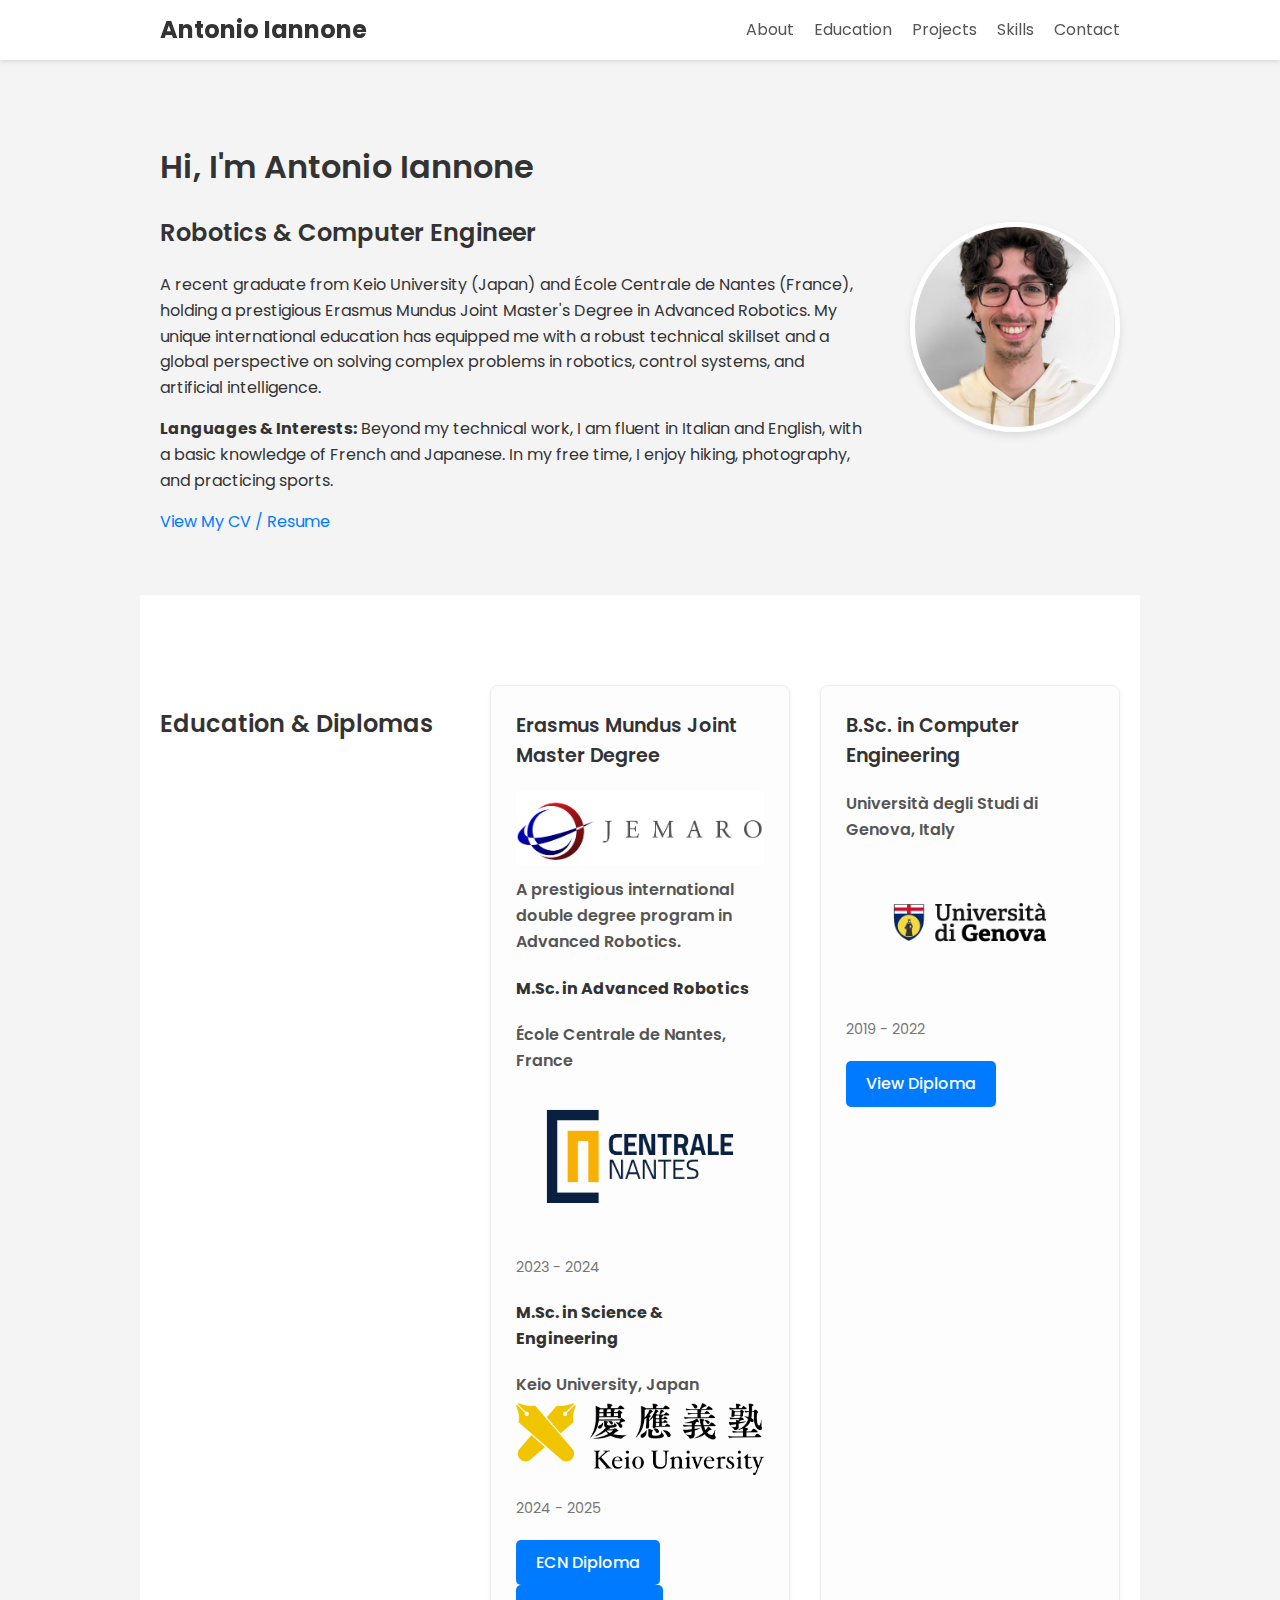
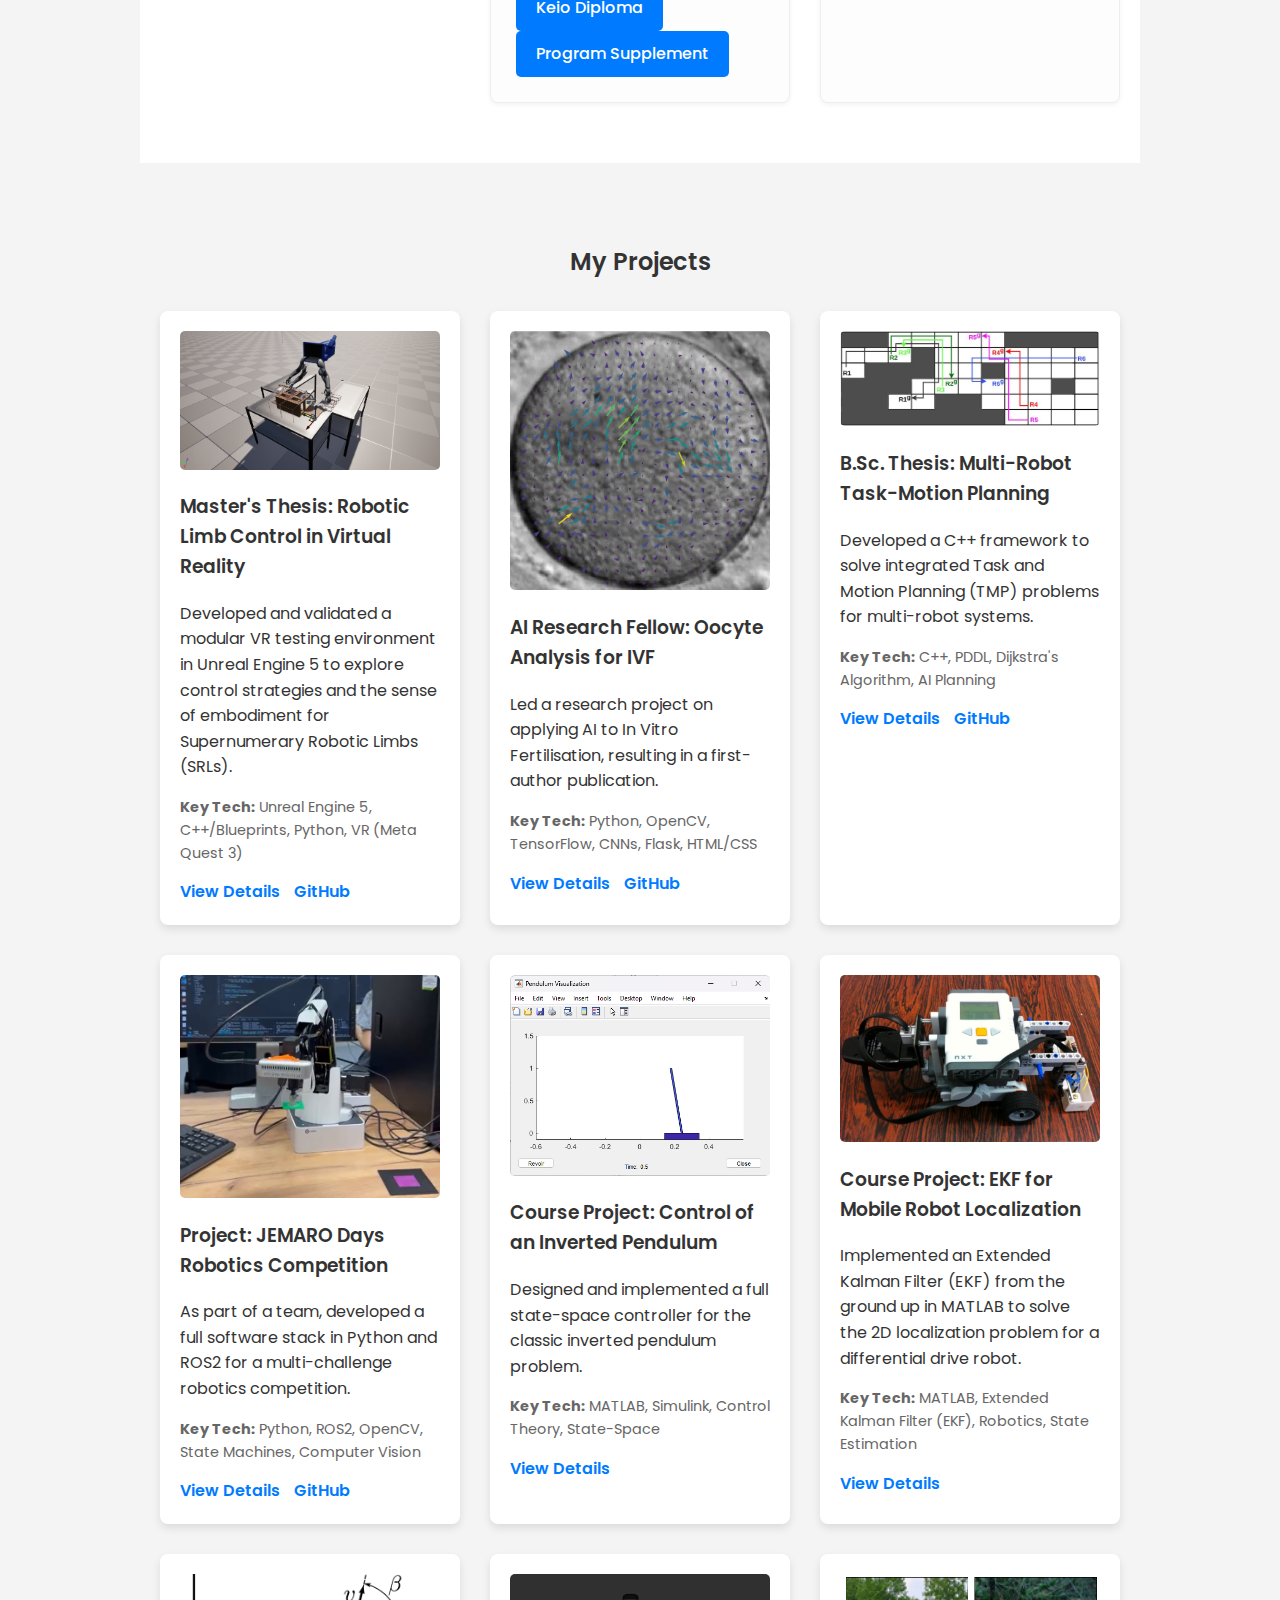
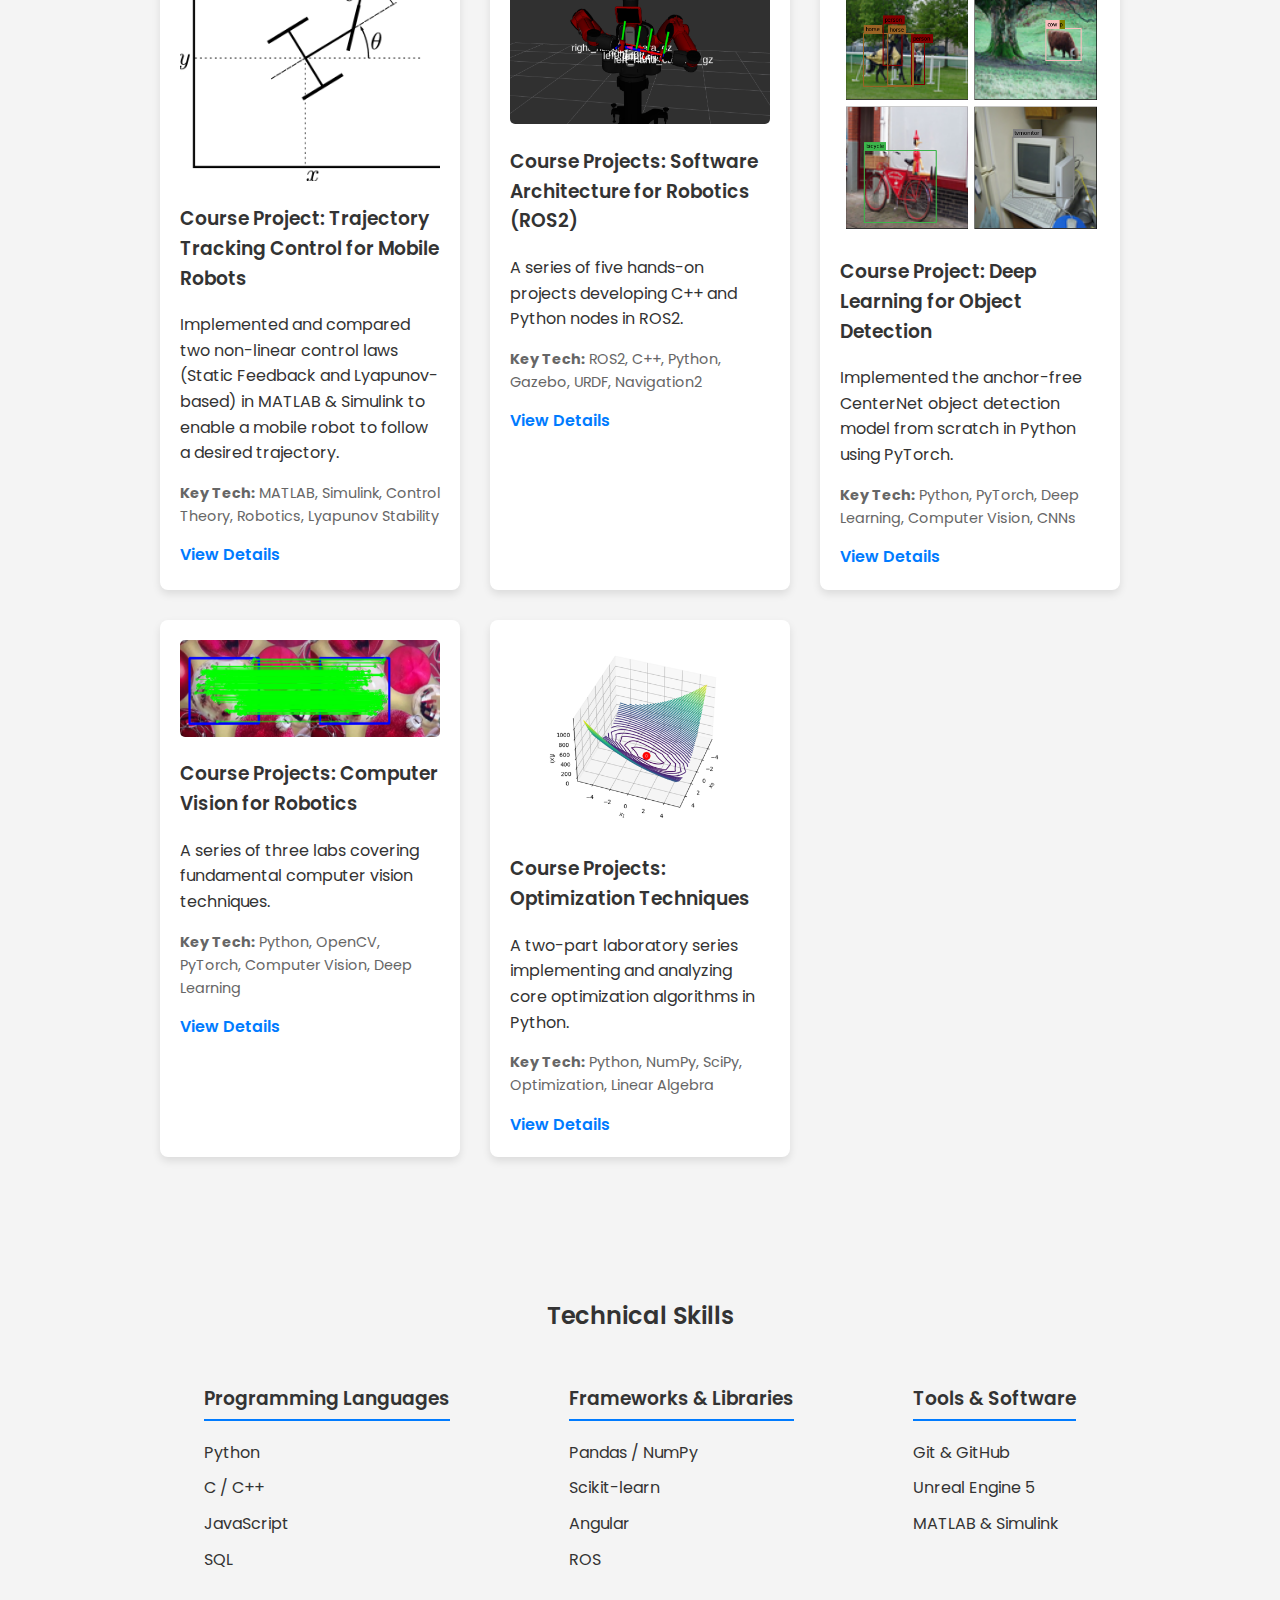
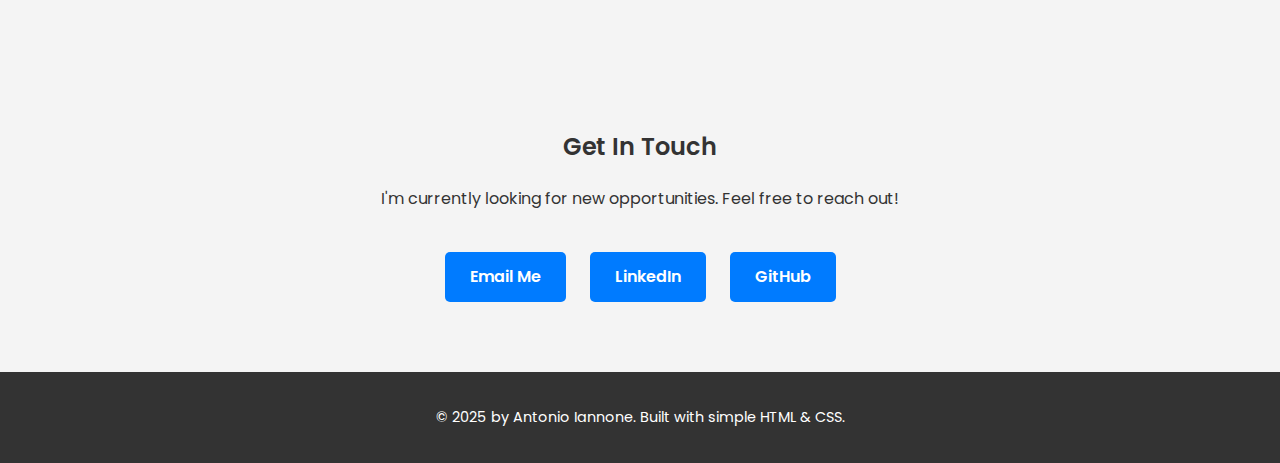
<file: index.html>
<!DOCTYPE html>
<html lang="en">
<head>
    <meta charset="UTF-8">
    <meta name="viewport" content="width=device-width, initial-scale=1.0">
    <title>Antonio Iannone | Computer & Robotics Engineering Portfolio</title>
    <link rel="stylesheet" href="style.css">
    <link rel="preconnect" href="https://fonts.googleapis.com">
    <link rel="preconnect" href="https://fonts.gstatic.com" crossorigin>
    <link href="https://fonts.googleapis.com/css2?family=Poppins:wght@300;400;600;700&display=swap" rel="stylesheet">
    <link rel="stylesheet" href="https://cdnjs.cloudflare.com/ajax/libs/font-awesome/6.0.0-beta3/css/all.min.css">
</head>
<body>

    <nav class="navbar">
        <div class="nav-container">
            <a href="#" class="nav-logo">Antonio Iannone</a>
            <ul class="nav-menu">
                <li class="nav-item"><a href="#about">About</a></li>
                <li class="nav-item"><a href="#education">Education</a></li>
                <li class="nav-item"><a href="#projects">Projects</a></li>
                <li class="nav-item"><a href="#skills">Skills</a></li>
                <li class="nav-item"><a href="#contact">Contact</a></li>
            </ul>
        </div>
    </nav>

    <main>
        <section id="about" class="about-section">
            <div class="about-container">
                <div class="about-text">
                    <h1>Hi, I'm Antonio Iannone</h1>
                    <h2 class="subtitle">Robotics & Computer Engineer</h2>
                    <p>
                        A recent graduate from Keio University (Japan) and École Centrale de Nantes (France), holding a prestigious Erasmus Mundus Joint Master's Degree in Advanced Robotics. My unique international education has equipped me with a robust technical skillset and a global perspective on solving complex problems in robotics, control systems, and artificial intelligence.
                    </p>
                    <p>
                        <strong>Languages & Interests:</strong> Beyond my technical work, I am fluent in Italian and English, with a basic knowledge of French and Japanese. In my free time, I enjoy hiking, photography, and practicing sports.
                    </p>
                    <div class="resume-button-container">
                        <a href="files/Resume_Antonio_Iannone.pdf" target="_blank" class="resume-button">View My CV / Resume</a>
                    </div>
        
                </div>
                <img src="images/portrait.jpg" alt="Antonio Iannone" class="profile-pic">
            </div>
        </section>

        <section id="education" class="education-section">
            <div class="education-grid">
                <h2>Education & Diplomas</h2>
                
                <div class="education-item">
                    <h3>Erasmus Mundus Joint Master Degree</h3>
                    <img src="images/Jemaro_logo.PNG" alt="JEMARO Program Logo" class="program-logo-small">
                    <p class="university">A prestigious international double degree program in Advanced Robotics.</p>
                    
                    <div class="degree-split">
                        <div class="degree-item">
                            <h4>M.Sc. in Advanced Robotics</h4>
                            <p class="university">École Centrale de Nantes, France</p>
                            <div class="uni-logo-container">
                                <img src="images/Logo_ECN.png" alt="École Centrale de Nantes Logo" id="ecn-logo" class="uni-logo">
                            </div>
                            <p class="dates">2023 - 2024</p>
                        </div>
                        <div class="degree-item">
                            <h4>M.Sc. in Science & Engineering</h4>
                            <p class="university">Keio University, Japan</p>
                            <div class="uni-logo-container">
                                <img src="images/keio_logo.png" alt="Keio University Logo" id="keio-logo" class="uni-logo">
                            </div>
                            <p class="dates">2024 - 2025</p>
                        </div>
                    </div>
        
                    <div class="diploma-links-container">
                        <a href="files/ECN_Diploma_supplement.pdf" target="_blank" class="diploma-link">ECN Diploma</a>
                        <a href="files/Keio_Diploma.pdf" target="_blank" class="diploma-link">Keio Diploma</a>
                        <a href="files/IANNONE_Antonio_Programme_Certificate.pdf" target="_blank" class="diploma-link">Program Supplement</a>
                    </div>
                </div>
                
                <div class="education-item">
                    <h3>B.Sc. in Computer Engineering</h3>
                    <p class="university">Università degli Studi di Genova, Italy</p>
                    <div class="uni-logo-container">
                        <img src="images/logo_orizzontale_COLORE.png" alt="University of Genoa Logo" id="unige-logo" class="uni-logo">
                    </div>
                    <p class="dates">2019 - 2022</p>
                    <a href="files/UniGe_Diploma.pdf" target="_blank" class="diploma-link">View Diploma</a>
                </div>
        
            </div>
        </section>

        <section id="projects" class="projects-section">
            <h2>My Projects</h2>
            <div class="projects-grid">
                <div class="project-card pinned">
                    <img src="images/srl_condition_in-editor_view.png" alt="VR environment with supernumerary robotic limbs">
                    <h3>Master's Thesis: Robotic Limb Control in Virtual Reality</h3>
                    <p>
                        Developed and validated a modular VR testing environment in Unreal Engine 5 to explore control strategies and the sense of embodiment for Supernumerary Robotic Limbs (SRLs).
                    </p>
                    <p class="tech-stack"><strong>Key Tech:</strong> Unreal Engine 5, C++/Blueprints, Python, VR (Meta Quest 3)</p>
                    <div class="project-links">
                        <a href="project-thesis.html" class="details-button">View Details</a>
                        <a href="https://github.com/iannuz10/SRLSystem" target="_blank">GitHub</a>
                    </div>
                </div>
                
                <div class="project-card pinned">
                    <img src="images/OF_oocyte.png" alt="AI analysis of oocytes for IVF">
                    <h3>AI Research Fellow: Oocyte Analysis for IVF</h3>
                    <p>
                        Led a research project on applying AI to In Vitro Fertilisation, resulting in a first-author publication.
                    </p>
                    <p class="tech-stack"><strong>Key Tech:</strong> Python, OpenCV, TensorFlow, CNNs, Flask, HTML/CSS</p>
                    <div class="project-links">
                        <a href="project-research-fellowship.html" class="details-button">View Details</a>
                        <a href="https://github.com/iannuz10/AI4Fertility" target="_blank">GitHub</a>
                    </div>
                </div>
                
                <div class="project-card pinned">
                    <img src="images/TMP_map.jpg" alt="Multi-Robot Task and Motion Planning Environment">
                    <h3>B.Sc. Thesis: Multi-Robot Task-Motion Planning</h3>
                    <p>
                        Developed a C++ framework to solve integrated Task and Motion Planning (TMP) problems for multi-robot systems.
                    </p>
                    <p class="tech-stack"><strong>Key Tech:</strong> C++, PDDL, Dijkstra's Algorithm, AI Planning</p>
                    <div class="project-links">
                        <a href="project-bachelor-thesis.html" class="details-button">View Details</a>
                        <a href="https://github.com/iannuz10/Multi-Robot-Task-Motion-planning/tree/inheritance_of_robot_paths_as_argument" target="_blank">GitHub</a>
                    </div>
                </div>

                <div class="project-card pinned">
                    <img src="images/jemaro_days_arm.png" alt="JEMARO Days Robotics Competition">
                    <h3>Project: JEMARO Days Robotics Competition</h3>
                    <p>
                        As part of a team, developed a full software stack in Python and ROS2 for a multi-challenge robotics competition.
                    </p>
                    <p class="tech-stack"><strong>Key Tech:</strong> Python, ROS2, OpenCV, State Machines, Computer Vision</p>
                    <div class="project-links">
                        <a href="project-jemaro-competition.html" class="details-button">View Details</a>
                        <a href="https://github.com/DimitriosGkegkas/JEMARO_competition/tree/main" target="_blank">GitHub</a>
                    </div>
                </div>
                
                <div class="project-card">
                    <img src="images/pendolum_screen.png" alt="Inverted Pendulum Control System Simulation">
                    <h3>Course Project: Control of an Inverted Pendulum</h3>
                    <p>
                        Designed and implemented a full state-space controller for the classic inverted pendulum problem.
                    </p>
                    <p class="tech-stack"><strong>Key Tech:</strong> MATLAB, Simulink, Control Theory, State-Space</p>
                    <div class="project-links">
                        <a href="project-control-systems-DYBAC.html" class="details-button">View Details</a>
                        </div>
                </div>

                <div class="project-card">
                    <img src="images/mobto_lab1_screen.png" alt="EKF Localization Path">
                    <h3>Course Project: EKF for Mobile Robot Localization</h3>
                    <p>
                        Implemented an Extended Kalman Filter (EKF) from the ground up in MATLAB to solve the 2D localization problem for a differential drive robot.
                    </p>
                    <p class="tech-stack"><strong>Key Tech:</strong> MATLAB, Extended Kalman Filter (EKF), Robotics, State Estimation</p>
                    <div class="project-links">
                        <a href="project-mobile-robotics-lab1.html" class="details-button">View Details</a>
                    </div>
                </div>

                <div class="project-card">
                    <img src="images/mobro_lab2_screen.png" alt="Robot Trajectory Tracking Control">
                    <h3>Course Project: Trajectory Tracking Control for Mobile Robots</h3>
                    <p>
                        Implemented and compared two non-linear control laws (Static Feedback and Lyapunov-based) in MATLAB & Simulink to enable a mobile robot to follow a desired trajectory.
                    </p>
                    <p class="tech-stack"><strong>Key Tech:</strong> MATLAB, Simulink, Control Theory, Robotics, Lyapunov Stability</p>
                    <div class="project-links">
                        <a href="project-mobile-robotics-lab2.html" class="details-button">View Details</a>
                    </div>
                </div>

                <div class="project-card">
                    <img src="images/sofar_puppet_screen_crop.png" alt="ROS2 Project with Baxter and BB-8 Robots">
                    <h3>Course Projects: Software Architecture for Robotics (ROS2)</h3>
                    <p>
                        A series of five hands-on projects developing C++ and Python nodes in ROS2.
                    </p>
                    <p class="tech-stack"><strong>Key Tech:</strong> ROS2, C++, Python, Gazebo, URDF, Navigation2</p>
                    <div class="project-links">
                        <a href="project-software-architecture-ros.html" class="details-button">View Details</a>
                    </div>
                </div>

                <div class="project-card">
                    <img src="images/output_AIRO.png" alt="CenterNet Object Detection Result">
                    <h3>Course Project: Deep Learning for Object Detection</h3>
                    <p>
                        Implemented the anchor-free CenterNet object detection model from scratch in Python using PyTorch.
                    </p>
                    <p class="tech-stack"><strong>Key Tech:</strong> Python, PyTorch, Deep Learning, Computer Vision, CNNs</p>
                    <div class="project-links">
                        <a href="project-ai-robotics.html" class="details-button">View Details</a>
                    </div>
                </div>

                <div class="project-card">
                    <img src="images/COVIS_lab2.png" alt="Computer Vision Projects Collage">
                    <h3>Course Projects: Computer Vision for Robotics</h3>
                    <p>
                        A series of three labs covering fundamental computer vision techniques. 
                    </p>
                    <p class="tech-stack"><strong>Key Tech:</strong> Python, OpenCV, PyTorch, Computer Vision, Deep Learning</p>
                    <div class="project-links">
                        <a href="project-computer-vision.html" class="details-button">View Details</a>
                    </div>
                </div>

                <div class="project-card">
                    <img src="images/OPTEC_lab1.png" alt="Optimization Algorithms Visualization">
                    <h3>Course Projects: Optimization Techniques</h3>
                    <p>
                        A two-part laboratory series implementing and analyzing core optimization algorithms in Python.
                    </p>
                    <p class="tech-stack"><strong>Key Tech:</strong> Python, NumPy, SciPy, Optimization, Linear Algebra</p>
                    <div class="project-links">
                        <a href="project-optimization-techniques.html" class="details-button">View Details</a>
                    </div>
                </div>
                
            </div>
        </section>

        <section id="skills" class="skills-section">
            <h2>Technical Skills</h2>
            <div class="skills-container">
                <div class="skills-category">
                    <h3>Programming Languages</h3>
                    <ul>
                        <li>Python</li>
                        <li>C / C++</li>
                        <li>JavaScript</li>
                        <li>SQL</li>
                    </ul>
                </div>
                <div class="skills-category">
                    <h3>Frameworks & Libraries</h3>
                    <ul>
                        <li>Pandas / NumPy</li>
                        <li>Scikit-learn</li>
                        <li>Angular</li>
                        <li>ROS</li>
                    </ul>
                </div>
                <div class="skills-category">
                    <h3>Tools & Software</h3>
                    <ul>
                        <li>Git & GitHub</li>
                        <li>Unreal Engine 5</li>
                        <li>MATLAB & Simulink</li>
                    </ul>
                </div>
            </div>
        </section>

        <section id="contact" class="contact-section">
            <h2>Get In Touch</h2>
            <p>I'm currently looking for new opportunities. Feel free to reach out!</p>
            <div class="contact-links">
                <a href="anto.iannonemail@gmail.com" class="contact-button">Email Me</a>
                <a href="https://www.linkedin.com/in/iannone-antonio/" target="_blank" class="contact-button">LinkedIn</a>
                <a href="https://github.com/iannuz10" target="_blank" class="contact-button">GitHub</a>
            </div>
        </section>
    </main>

    <footer>
        <p>&copy; 2025 by Antonio Iannone. Built with simple HTML & CSS.</p>
    </footer>

    <script src="script.js"></script>
</body>
</html>
</file>
<file: style.css>
/* General Styling */
body {
    font-family: 'Poppins', sans-serif;
    margin: 0;
    background-color: #f4f4f4;
    color: #333;
    line-height: 1.6;
}

h1, h2, h3 {
    font-weight: 600;
}

a {
    color: #007BFF;
    text-decoration: none;
}

img {
    max-width: 100%;
    height: auto;
}

section {
    padding: 60px 20px;
    max-width: 960px;
    margin: 0 auto;
    text-align: center;
}

/* Navbar */
.navbar {
    background-color: #fff;
    box-shadow: 0 2px 4px rgba(0,0,0,0.1);
    position: sticky;
    top: 0;
    z-index: 1000;
}

.nav-container {
    max-width: 960px;
    margin: 0 auto;
    display: flex;
    justify-content: space-between;
    align-items: center;
    padding: 0 20px;
    height: 60px;
}

.nav-logo {
    font-size: 1.5em;
    font-weight: 700;
    color: #333;
}

.nav-menu {
    list-style: none;
    display: flex;
    gap: 20px;
}

.nav-item a {
    color: #555;
    font-weight: 400;
    transition: color 0.3s ease;
}

.nav-item a:hover {
    color: #007BFF;
}

/* About Section */
.about-container {
    display: flex;
    align-items: center;
    justify-content: center;
    gap: 40px;
    text-align: left;
}

.profile-pic {
    width: 200px;
    height: 200px;
    border-radius: 50%;
    object-fit: cover;
    border: 5px solid #fff;
    box-shadow: 0 4px 8px rgba(0,0,0,0.1);
}

.about-text {
    flex: 1;
}

/* Projects Section */
.projects-grid {
    display: grid;
    grid-template-columns: repeat(auto-fit, minmax(280px, 1fr));
    gap: 30px;
    margin-top: 30px;
}

.project-card {
    background: #fff;
    border-radius: 8px;
    box-shadow: 0 4px 8px rgba(0,0,0,0.1);
    padding: 20px;
    text-align: left;
    transition: transform 0.3s ease;
}

.project-card:hover {
    transform: translateY(-5px);
}

.project-card img {
    border-radius: 5px;
    margin-bottom: 15px;
}

.project-card h3 {
    margin-top: 0;
}

.tech-stack {
    font-size: 0.9em;
    color: #666;
}

.project-links a {
    margin-right: 10px;
    font-weight: 600;
}

/* Skills Section */
.skills-container {
    display: flex;
    justify-content: space-around;
    text-align: left;
    gap: 30px;
    margin-top: 30px;
}

.skills-category h3 {
    border-bottom: 2px solid #007BFF;
    padding-bottom: 5px;
}

.skills-category ul {
    list-style: none;
    padding: 0;
}

.skills-category li {
    margin-bottom: 10px;
}

/* Contact Section */
.contact-links {
    margin-top: 30px;
}
.contact-button {
    display: inline-block;
    background-color: #007BFF;
    color: #fff;
    padding: 12px 25px;
    border-radius: 5px;
    margin: 10px;
    font-weight: 600;
    transition: background-color 0.3s ease;
}

.contact-button:hover {
    background-color: #0056b3;
}

/* Footer */
footer {
    text-align: center;
    padding: 20px;
    background-color: #333;
    color: #fff;
    font-size: 0.9em;
}

/* Education Section */
.education-section {
    background-color: #fff; /* A slightly different background to make it stand out */
}

.education-grid {
    display: grid;
    grid-template-columns: repeat(auto-fit, minmax(280px, 1fr));
    gap: 30px;
    margin-top: 30px;
    text-align: left;
}

.education-item {
    background: #fdfdfd;
    border: 1px solid #eee;
    border-radius: 8px;
    padding: 25px;
    box-shadow: 0 2px 5px rgba(0,0,0,0.05);
}

.education-item h3 {
    margin-top: 0;
    font-size: 1.2em;
    color: #333;
}

.education-item .university {
    font-weight: 600;
    color: #555;
    margin: 5px 0;
}

.education-item .dates {
    font-size: 0.9em;
    color: #777;
    margin-bottom: 20px;
}

.diploma-link {
    display: inline-block;
    background-color: #007BFF;
    color: #fff;
    padding: 10px 20px;
    border-radius: 5px;
    font-weight: 500;
    transition: background-color 0.3s ease, transform 0.2s ease;
}

.diploma-link:hover {
    background-color: #0056b3;
    transform: translateY(-2px);
    color: #fff;
}

/* Responsive Design */
@media (max-width: 768px) {
    .about-container {
        flex-direction: column;
        text-align: center;
    }
    
    .skills-container {
        flex-direction: column;
        align-items: center;
        text-align: center;
    }
}
</file>
